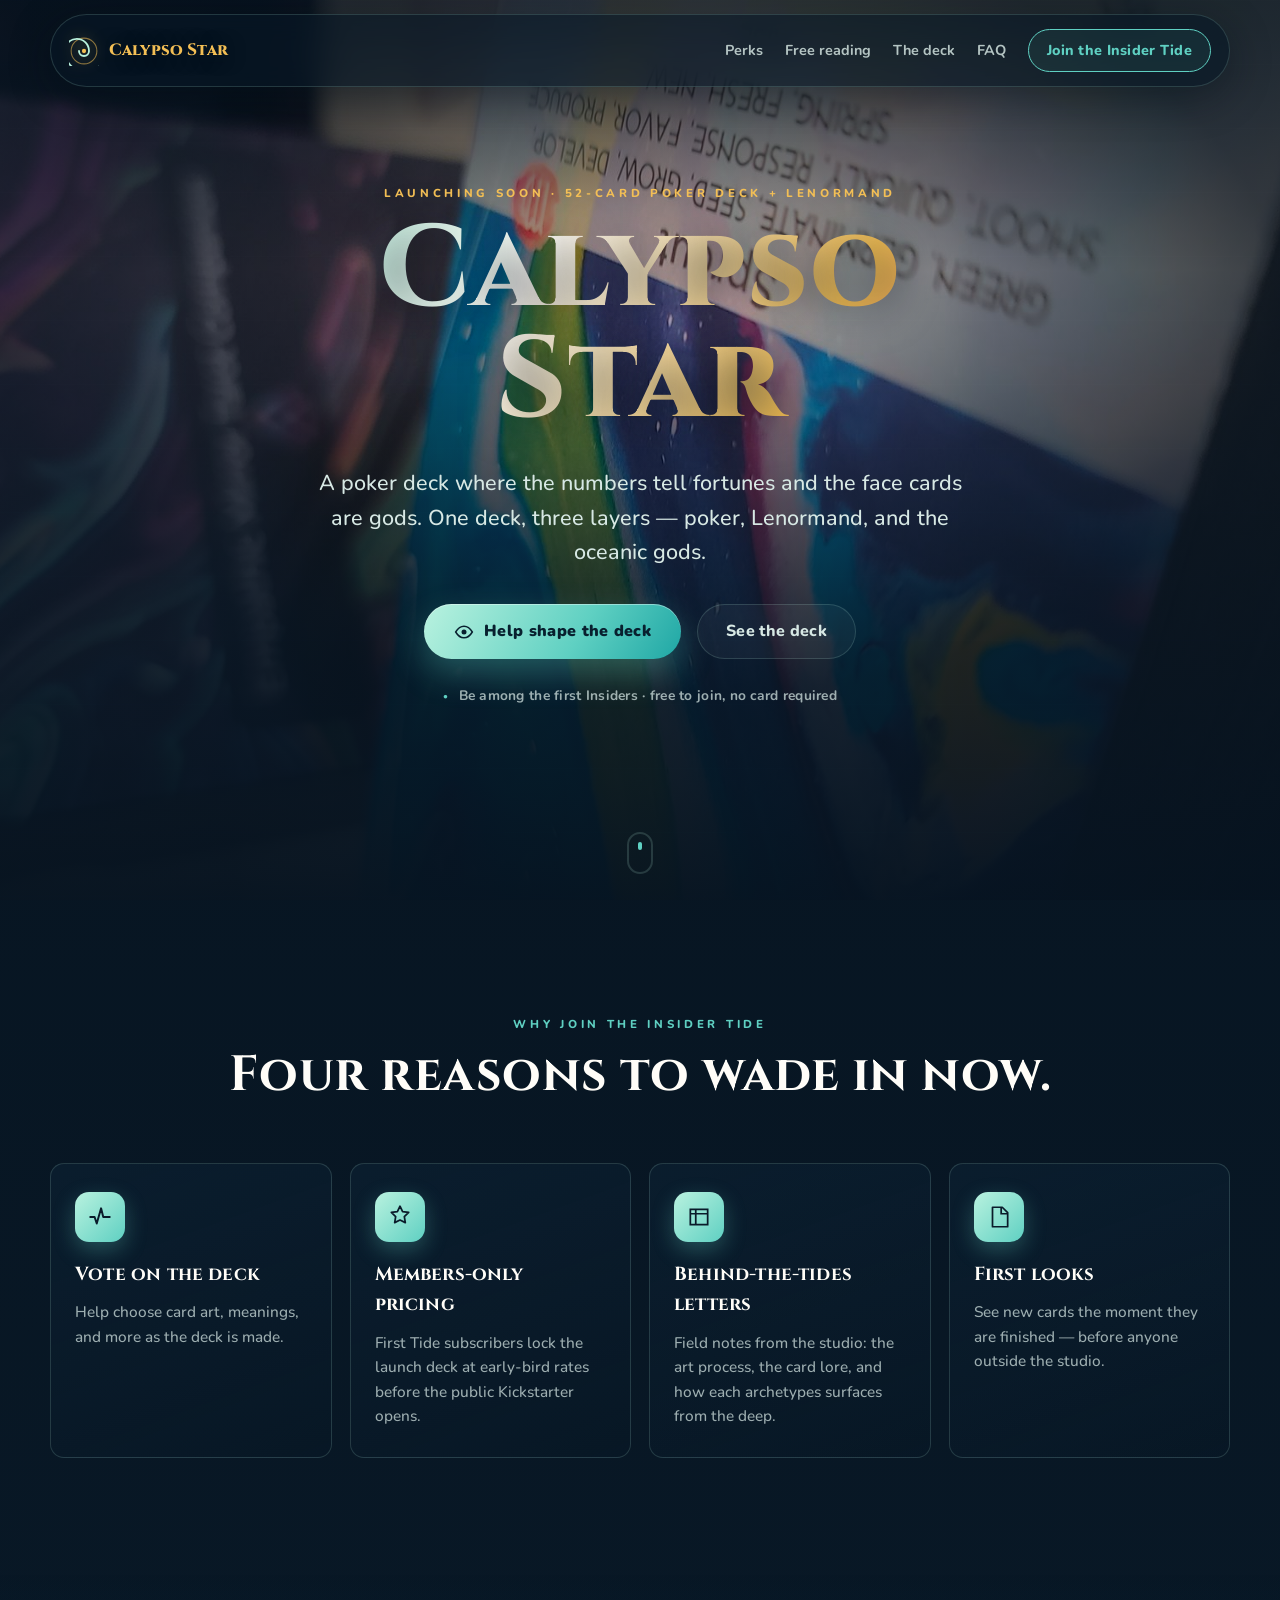
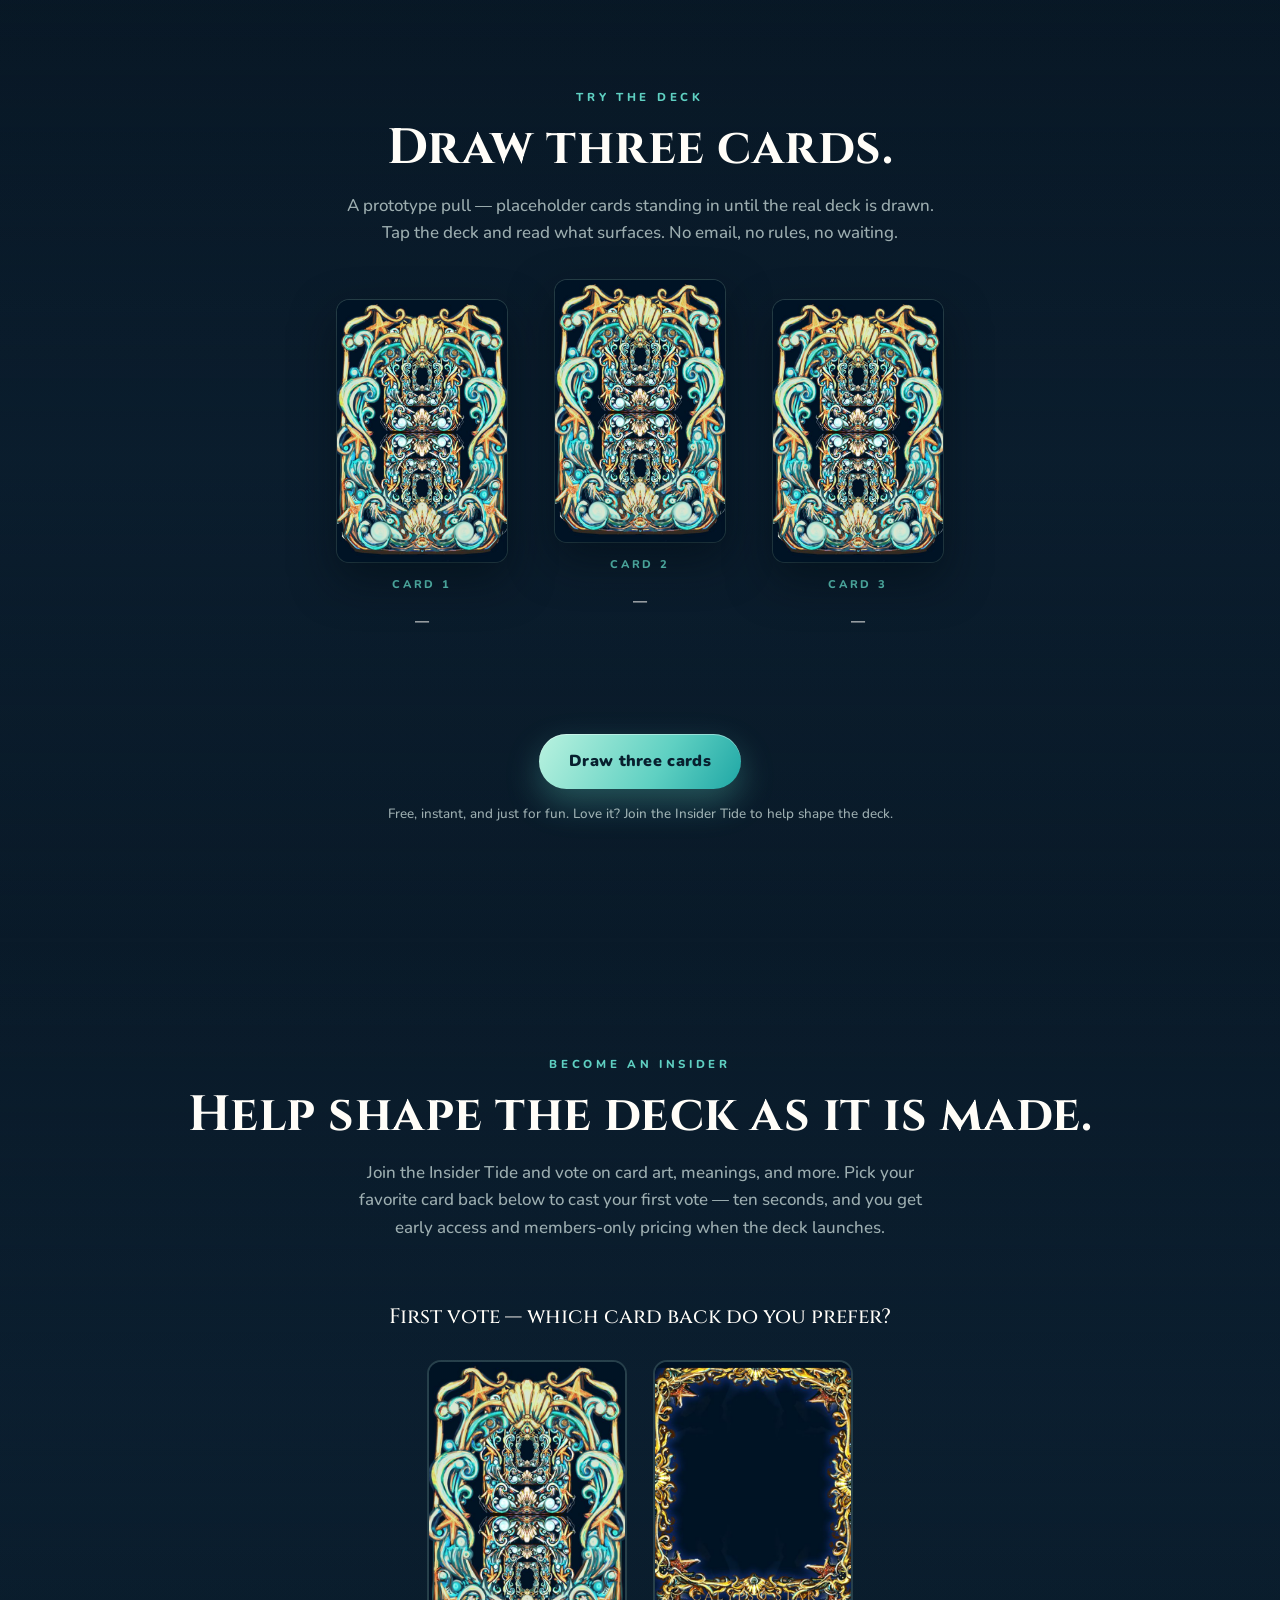
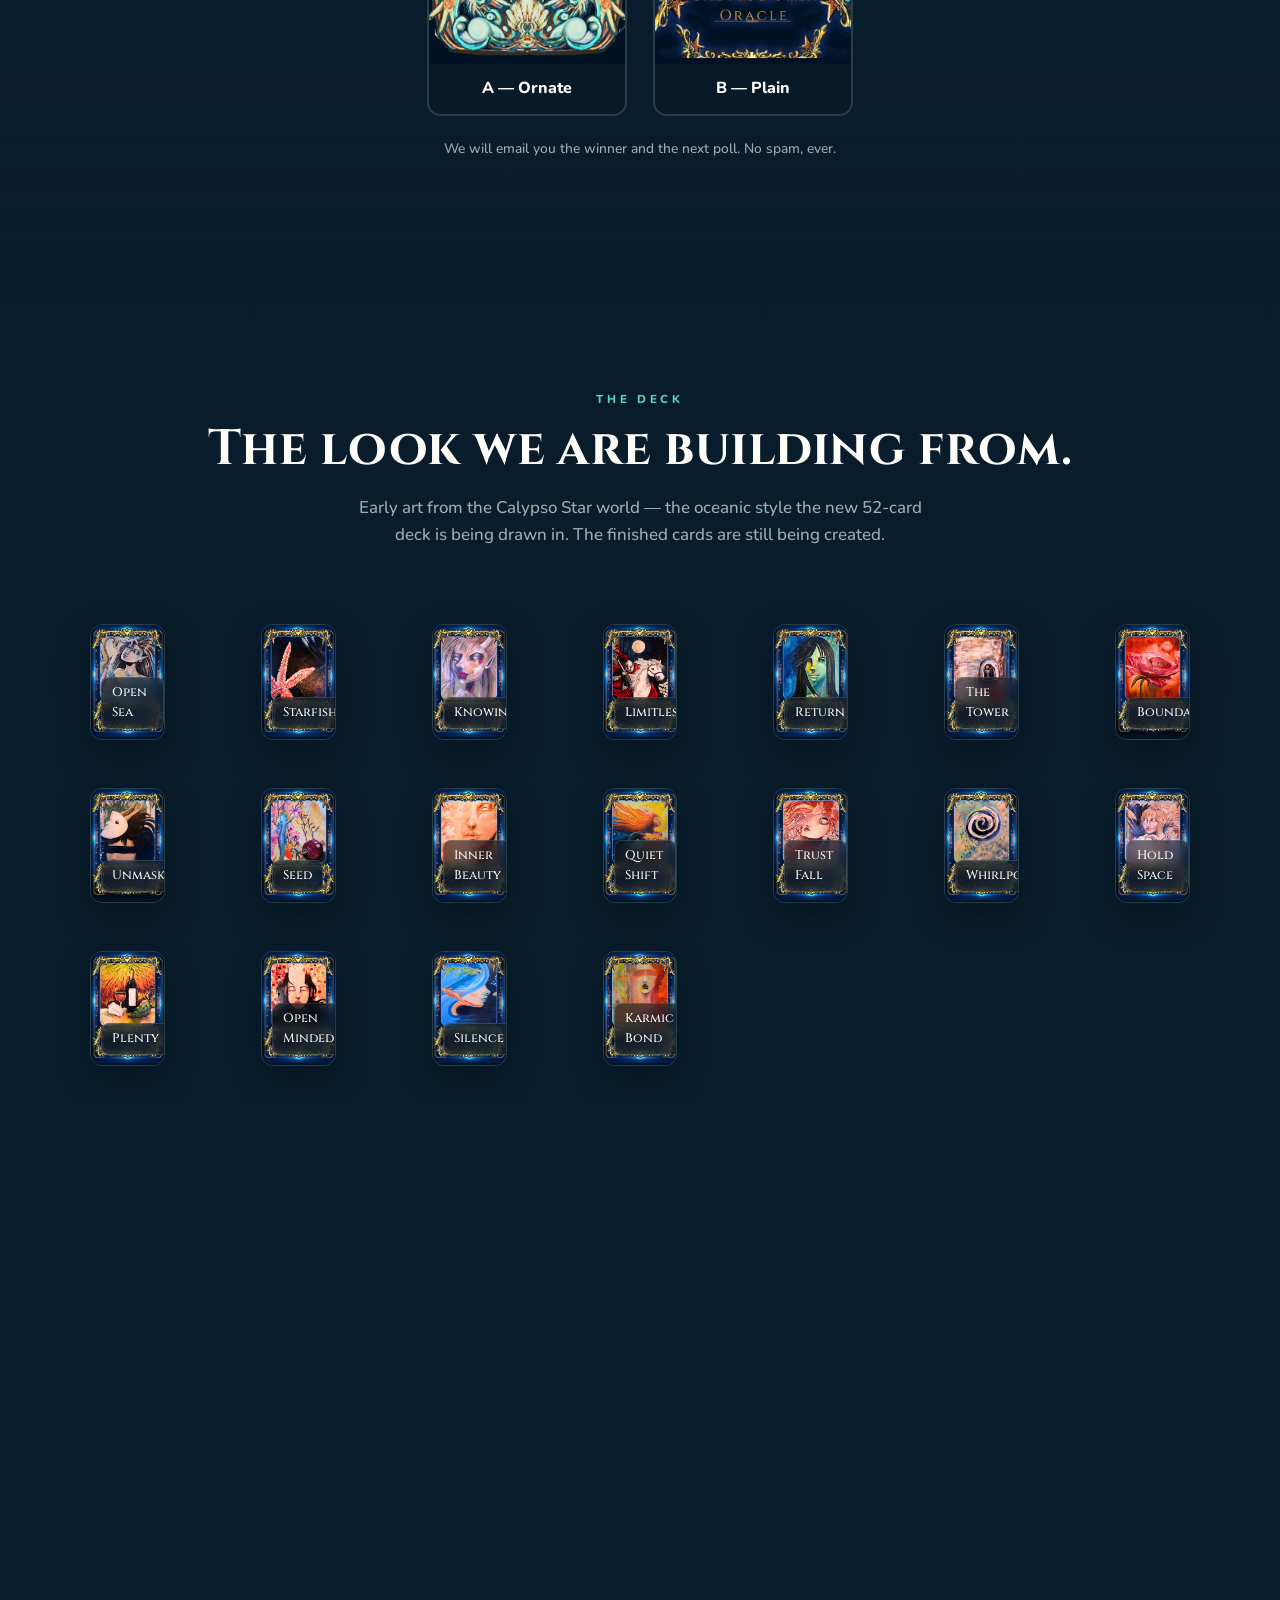
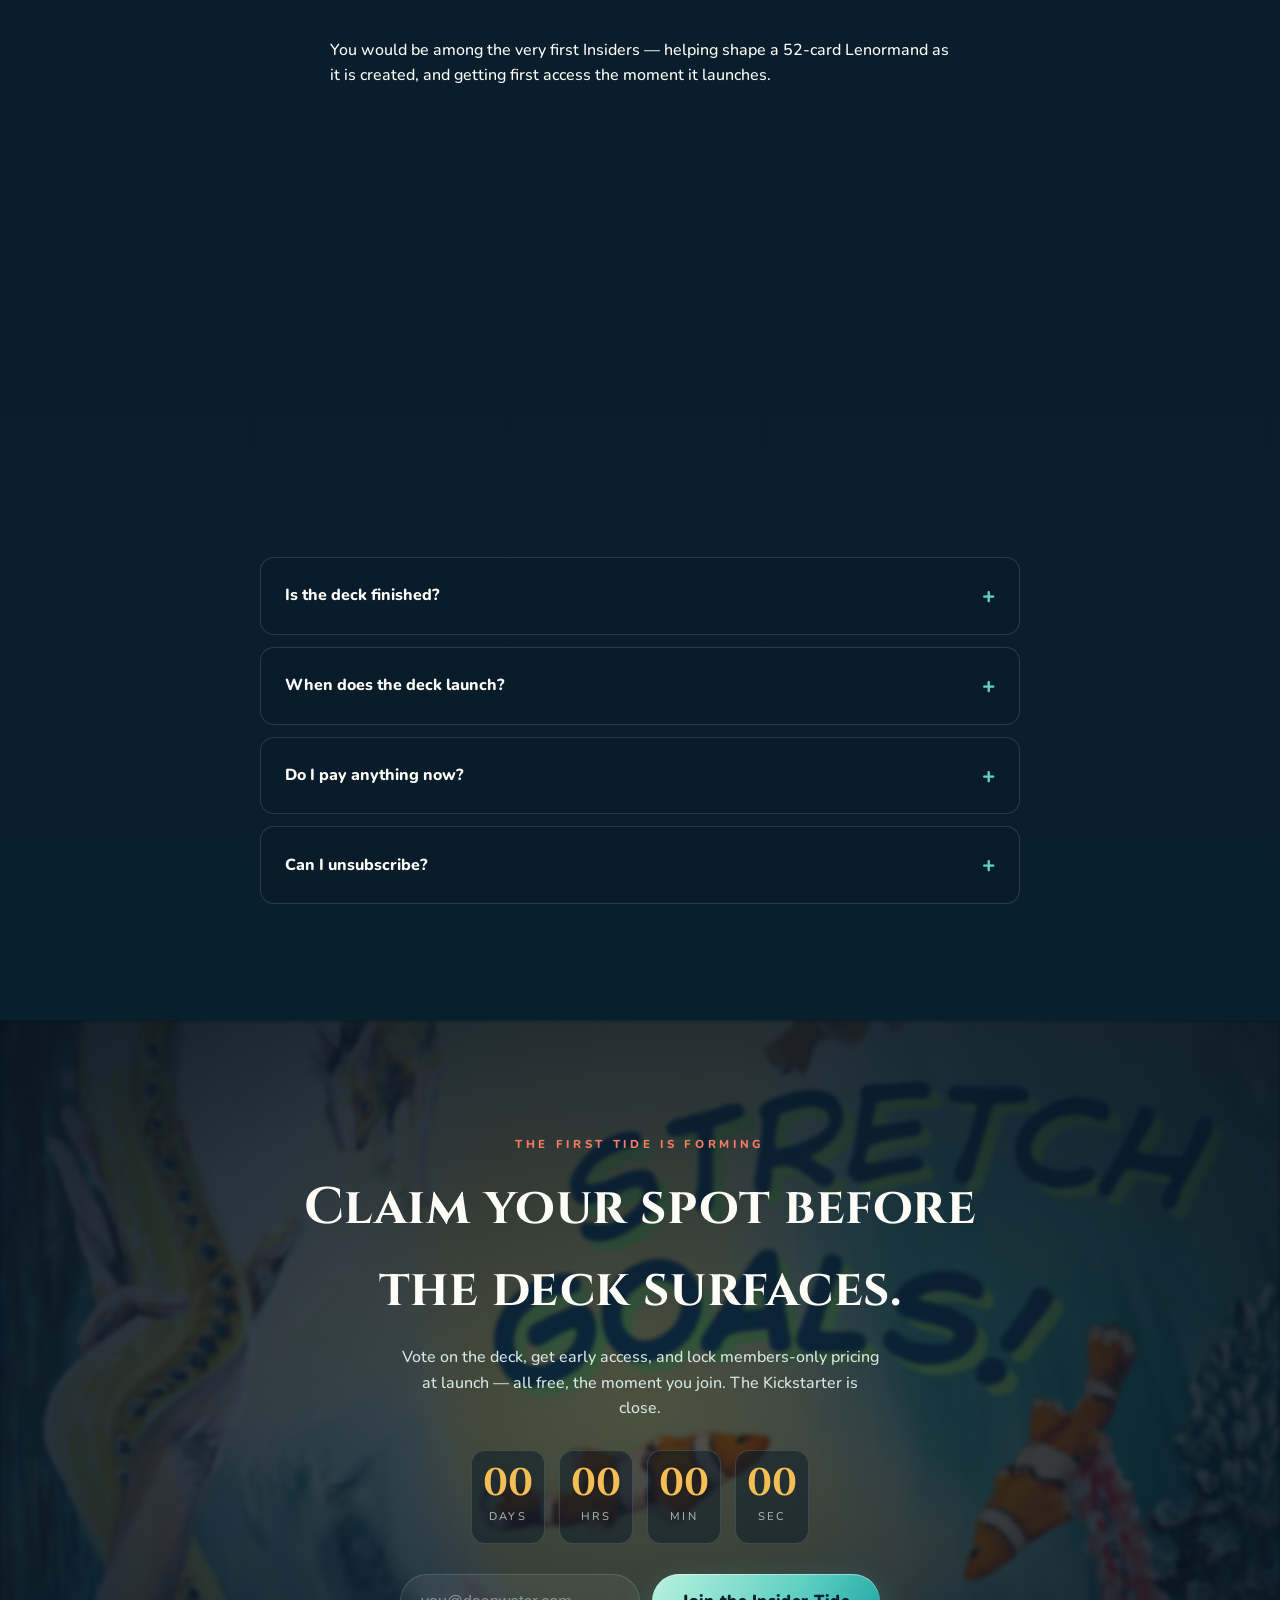
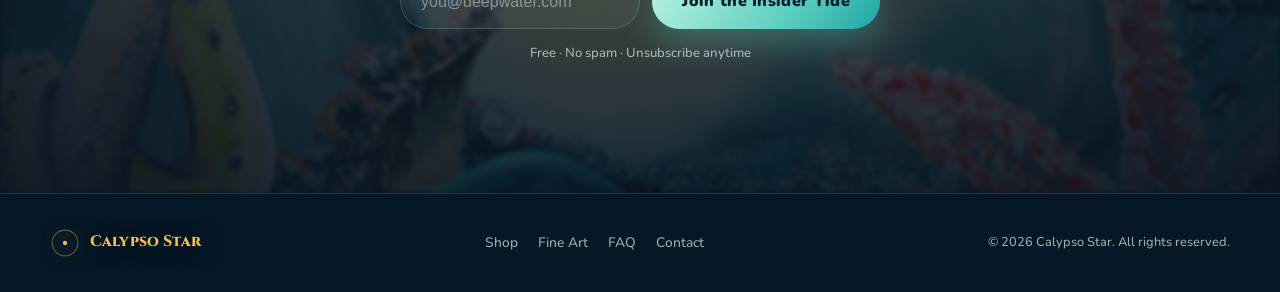
<file: funnel/index.html>
﻿<!DOCTYPE html>
<html lang="en">
<head>
<meta charset="UTF-8" />
<meta name="viewport" content="width=device-width, initial-scale=1.0" />
<title>Calypso Star: 52-Card Lenormand &amp; the Gods — Join the Insider Tide</title>
<meta name="description" content="A poker deck where the numbers tell fortunes and the face cards are gods. Lenormand expanded into a full 52-card deck. Join the Insider Tide to vote on the deck, get early access, and lock members-only pricing." />
<link rel="preconnect" href="https://fonts.googleapis.com" />
<link rel="preconnect" href="https://fonts.gstatic.com" crossorigin />
<link href="https://fonts.googleapis.com/css2?family=Cinzel:wght@500;600;700;800&family=Nunito:wght@400;500;700;800;900&display=swap" rel="stylesheet" />
<link rel="stylesheet" href="funnel.css" />
    <link rel="icon" href="assets/card-back-ornate.jpg" />
    <meta property="og:title" content="Calypso Star: 52-Card Lenormand &amp; the Gods" />
    <meta property="og:description" content="A poker deck where the numbers tell fortunes and the face cards are gods. Join the Insider Tide for early access and members-only pricing." />
    <meta property="og:type" content="website" />
    <meta property="og:image" content="assets/campaign-calypso-centerpiece.jpg" />
    <meta name="twitter:card" content="summary_large_image" />
    <meta name="twitter:title" content="Calypso Star: 52-Card Lenormand &amp; the Gods" />
    <meta name="twitter:description" content="Vote on the deck as it is made. Join the Insider Tide for early access." />
    <meta name="twitter:image" content="assets/campaign-calypso-centerpiece.jpg" />
    <meta name="theme-color" content="#0a1b2a" />
</head>
<body>
<canvas class="sea-canvas" aria-hidden="true"></canvas>

<header class="micro-header" id="top">
  <a class="brand" href="#top">
    <svg class="brand-sigil" viewBox="0 0 42 42" aria-hidden="true">
      <circle cx="21" cy="21" r="18" fill="none" stroke="rgba(243,191,85,.55)" stroke-width="1.5"/>
      <path d="M21 21 m-7 0 a7 7 0 1 0 14 0 a17 17 0 1 0 -34 0 a29 29 0 1 0 58 0" fill="none" stroke="url(#g)" stroke-width="2.6" stroke-linecap="round"/>
      <circle cx="21" cy="21" r="3" fill="#f3bf55"/>
      <defs><linearGradient id="g" x1="6" y1="6" x2="36" y2="36"><stop stop-color="#b9f2df"/><stop offset=".5" stop-color="#f3bf55"/><stop offset="1" stop-color="#f47c64"/></linearGradient></defs>
    </svg>
    Calypso Star
  </a>
  <nav class="micro-nav" aria-label="Funnel navigation">
    <a href="#perks">Perks</a>
    <a href="#reading">Free reading</a>
    <a href="#deck">The deck</a>
    
    <a href="#faq">FAQ</a>
    <button class="ghost-cta" type="button" data-open-modal>Join the Insider Tide</button>
  </nav>
  <button class="menu-toggle" type="button" aria-label="Open menu" aria-expanded="false">
    <span></span><span></span><span></span>
  </button>
</header>

<main>
  <!-- HERO -->
  <section class="hero" aria-labelledby="hero-title">
    <div class="hero-bg" style="background-image:url('assets/campaign-calypso-centerpiece.jpg')"></div>
    <div class="hero-veil"></div>
    <div class="hero-inner reveal">
      <p class="eyebrow">Launching soon · 52-card poker deck + Lenormand</p>
      <h1 id="hero-title">Calypso Star</h1>
      <p class="hero-sub">A poker deck where the numbers tell fortunes and the face cards are gods. One deck, three layers — poker, Lenormand, and the oceanic gods.</p>
      <div class="hero-cta">
        <button class="primary-cta" type="button" data-open-modal>
          <svg viewBox="0 0 24 24" class="ico" aria-hidden="true"><path d="M2 12c3-5 7-7 10-7s7 2 10 7c-3 5-7 7-10 7s-7-2-10-7z" fill="none" stroke="currentColor" stroke-width="1.8"/><circle cx="12" cy="12" r="3" fill="currentColor"/></svg>
          Help shape the deck
        </button>
        <a class="secondary-cta" href="#deck">See the deck</a>
      </div>
      <p class="trust-line"><span class="dot">●</span> Be among the first Insiders · free to join, no card required</p>
    </div>
    <a class="scroll-cue" href="#perks" aria-label="Continue"><span></span></a>
  </section>

  <!-- SELLING PERKS -->
  <section class="perks" id="perks" aria-labelledby="perks-title">
    <div class="section-head reveal">
      <p class="eyebrow">Why join the Insider Tide</p>
      <h2 id="perks-title">Four reasons to wade in now.</h2>
    </div>
    <ul class="perks-grid">
      <li class="perk reveal">
        <span class="perk-ico">
          <svg viewBox="0 0 24 24" aria-hidden="true"><path d="M3 12h4l2 6 4-14 2 8h6" fill="none" stroke="currentColor" stroke-width="1.8" stroke-linecap="round" stroke-linejoin="round"/></svg>
        </span>
        <h3>Vote on the deck</h3>
        <p>Help choose card art, meanings, and more as the deck is made.</p>
      </li>
      <li class="perk reveal">
        <span class="perk-ico">
          <svg viewBox="0 0 24 24" aria-hidden="true"><path d="M12 2l2.4 5 5.6.8-4 3.9.9 5.5L12 14.8 7.1 17.2 8 11.7 4 7.8 9.6 7z" fill="none" stroke="currentColor" stroke-width="1.6" stroke-linejoin="round"/></svg>
        </span>
        <h3>Members-only pricing</h3>
        <p>First Tide subscribers lock the launch deck at early-bird rates before the public Kickstarter opens.</p>
      </li>
      <li class="perk reveal">
        <span class="perk-ico">
          <svg viewBox="0 0 24 24" aria-hidden="true"><path d="M4 5h16v14H4z" fill="none" stroke="currentColor" stroke-width="1.6"/><path d="M4 9h16M9 5v14" fill="none" stroke="currentColor" stroke-width="1.6"/></svg>
        </span>
        <h3>Behind-the-tides letters</h3>
        <p>Field notes from the studio: the art process, the card lore, and how each archetypes surfaces from the deep.</p>
      </li>
      <li class="perk reveal">
        <span class="perk-ico">
          <svg viewBox="0 0 24 24" aria-hidden="true"><path d="M6 3h9l5 5v13H6z" fill="none" stroke="currentColor" stroke-width="1.6" stroke-linejoin="round"/><path d="M14 3v6h6" fill="none" stroke="currentColor" stroke-width="1.6"/></svg>
        </span>
        <h3>First looks</h3>
        <p>See new cards the moment they are finished — before anyone outside the studio.</p>
      </li>
    </ul>
  </section>

  <!-- LEAD MAGNET: GATED READING -->
          <section class="reading" id="draw" aria-labelledby="draw-title">
    <div class="section-head reveal">
      <p class="eyebrow">Try the deck</p>
      <h2 id="draw-title">Draw three cards.</h2>
      <p class="section-lede">A prototype pull — placeholder cards standing in until the real deck is drawn. Tap the deck and read what surfaces. No email, no rules, no waiting.</p>
    </div>
    <div class="reading-stage reveal" id="reading-stage">
      <article class="r-card" data-pos="0" style="--lift:-6px"><button class="r-card-btn" type="button" aria-label="Draw card 1"><span class="r-inner"><img class="r-face r-back" src="assets/card-back-ornate.jpg" alt="" /><img class="r-face r-front" data-front alt="" /></span></button><p class="r-label">Card 1</p><h3 class="r-name" data-name>—</h3><p class="r-msg" data-msg></p></article>
      <article class="r-card" data-pos="1" style="--lift:-26px"><button class="r-card-btn" type="button" aria-label="Draw card 2"><span class="r-inner"><img class="r-face r-back" src="assets/card-back-ornate.jpg" alt="" /><img class="r-face r-front" data-front alt="" /></span></button><p class="r-label">Card 2</p><h3 class="r-name" data-name>—</h3><p class="r-msg" data-msg></p></article>
      <article class="r-card" data-pos="2" style="--lift:-6px"><button class="r-card-btn" type="button" aria-label="Draw card 3"><span class="r-inner"><img class="r-face r-back" src="assets/card-back-ornate.jpg" alt="" /><img class="r-face r-front" data-front alt="" /></span></button><p class="r-label">Card 3</p><h3 class="r-name" data-name>—</h3><p class="r-msg" data-msg></p></article>
    </div>
    <div class="reading-cta reveal" id="reading-cta">
      <button class="primary-cta" type="button" id="draw-cards">Draw three cards</button>
      <p class="reading-note">Free, instant, and just for fun. Love it? <a href="#vote">Join the Insider Tide</a> to help shape the deck.</p>
    </div>
  </section>

  <section class="insider" id="vote" aria-labelledby="vote-title">
    <div class="section-head reveal">
      <p class="eyebrow">Become an insider</p>
      <h2 id="vote-title">Help shape the deck as it is made.</h2>
      <p class="section-lede">Join the Insider Tide and vote on card art, meanings, and more. Pick your favorite card back below to cast your first vote — ten seconds, and you get early access and members-only pricing when the deck launches.</p>
    </div>

    <div class="poll reveal" id="poll">
      <p class="poll-q">First vote — which card back do you prefer?</p>
      <div class="poll-options">
        <button class="poll-opt" data-vote="A - Ornate" type="button" aria-label="Vote for card back A">
          <img src="assets/card-back-ornate.jpg" alt="Card back A, ornate" />
          <span class="poll-label">A — Ornate</span>
        </button>
        <button class="poll-opt" data-vote="B - Plain" type="button" aria-label="Vote for card back B">
          <img src="assets/card-back.jpg" alt="Card back B, plain" />
          <span class="poll-label">B — Plain</span>
        </button>
      </div>
      <p class="poll-note">We will email you the winner and the next poll. No spam, ever.</p>
    </div>
  </section>

  <!-- DECK SHOWCASE -->
  <section class="deck" id="deck" aria-labelledby="deck-title">
    <div class="section-head reveal">
      <p class="eyebrow">The deck</p>
      <h2 id="deck-title">The look we are building from.</h2>
      <p class="section-lede">Early art from the Calypso Star world — the oceanic style the new 52-card deck is being drawn in. The finished cards are still being created.</p>
    </div>
    <div class="deck-grid" id="deck-grid" aria-label="Completed card art"></div>
  </section>

  <!-- SOCIAL PROOF -->
  <section class="proof" aria-labelledby="proof-title">
    <div class="section-head reveal">
      <p class="eyebrow">Why be first</p>
      <h2 id="proof-title">Join before the deck exists.</h2>
    </div>
        <div class="proof-stats reveal">
      <div><b>52</b><span>cards in the deck</span></div>
      <div><b>3</b><span>layers, one deck</span></div>
      <div><b>Free</b><span>to join</span></div>
      <div><b>48h</b><span>early access at launch</span></div>
    </div>
        <p class="lede" style="max-width:62ch;margin:0 auto;">You would be among the very first Insiders — helping shape a 52-card Lenormand as it is created, and getting first access the moment it launches.</p>
  </section>

  <!-- TIERS -->
  <!-- FAQ -->
  <section class="faq" id="faq" aria-labelledby="faq-title">
    <div class="section-head reveal">
      <p class="eyebrow">Before you dive</p>
      <h2 id="faq-title">Questions from the shore.</h2>
    </div>
    <div class="faq-list">
      <details class="faq-item reveal"><summary>Is the 3-card pull really free?</summary><p>Yes — no email, no card. It is a prototype pull with placeholder art, just to feel how a reading will go.</p></details>
      <details class="faq-item reveal"><summary>Is the deck finished?</summary><p>No — it is brand new and being created right now. Joining the Insider Tide lets you watch it take shape and vote on directions as it is made.</p></details>
      <details class="faq-item reveal"><summary>When does the deck launch?</summary><p>We will launch the Kickstarter once the art is far enough along — no fixed date yet. Insiders get the date, early-bird pricing, and 48-hour early access the moment it is set.</p></details>
      <details class="faq-item reveal"><summary>Do I pay anything now?</summary><p>No. Joining the Insider Tide is completely free. You only pledge on Kickstarter when it launches, and only if you choose to.</p></details>
      <details class="faq-item reveal"><summary>Can I unsubscribe?</summary><p>Anytime, one click. We send quiet transmissions — not a firehose.</p></details>
    </div>
  </section>

  <!-- FINAL URGENCY CTA -->
  <section class="final" id="claim" aria-labelledby="final-title">
    <div class="final-bg" style="background-image:url('assets/stretch-goals-world.png')"></div>
    <div class="final-veil"></div>
    <div class="final-inner reveal">
      <p class="eyebrow">The first tide is forming</p>
      <h2 id="final-title">Claim your spot before the deck surfaces.</h2>
      <p class="final-lede">Vote on the deck, get early access, and lock members-only pricing at launch — all free, the moment you join. The Kickstarter is close.</p>
      <div class="countdown" id="countdown" aria-label="Time until launch">
        <div><b data-cd="d">--</b><span>days</span></div>
        <div><b data-cd="h">--</b><span>hrs</span></div>
        <div><b data-cd="m">--</b><span>min</span></div>
        <div><b data-cd="s">--</b><span>sec</span></div>
      </div>
      <form class="inline-capture" id="inline-capture" novalidate>
      <input type="text" name="website" class="hp" tabindex="-1" autocomplete="off" aria-hidden="true" placeholder="Leave empty" />
        <label class="sr-only" for="inline-email">Email address</label>
        <input id="inline-email" name="email" type="email" inputmode="email" placeholder="you@deepwater.com" autocomplete="email" required />
        <button class="primary-cta" type="submit">Join the Insider Tide</button>
      </form>
      <p class="final-note" id="inline-note">Free · No spam · Unsubscribe anytime</p>
    </div>
  </section>
</main>

<footer class="site-footer">
  <div class="footer-inner">
    <span class="brand small">
      <svg class="brand-sigil" viewBox="0 0 42 42" aria-hidden="true"><circle cx="21" cy="21" r="18" fill="none" stroke="rgba(243,191,85,.4)" stroke-width="1.5"/><circle cx="21" cy="21" r="3" fill="#f3bf55"/></svg>
      Calypso Star
    </span>
    <nav aria-label="Footer">
      <a href="https://shop.calypsostar.com">Shop</a>
      <a href="https://shop.calypsostar.com/fine-art/index.html">Fine Art</a>
      <a href="#faq">FAQ</a>
      <a href="mailto:hello@calypsostar.com">Contact</a>
    </nav>
    <p class="copy">© 2026 Calypso Star. All rights reserved.</p>
  </div>
</footer>

<!-- MULTI-STEP OPT-IN MODAL -->
<div class="modal" id="modal" role="dialog" aria-modal="true" aria-labelledby="modal-title" hidden>
  <div class="modal-card" role="document">
    <button class="modal-close" type="button" aria-label="Close" data-close-modal>
      <svg viewBox="0 0 24 24" aria-hidden="true"><path d="M6 6l12 12M18 6L6 18" stroke="currentColor" stroke-width="2" stroke-linecap="round"/></svg>
    </button>

    <div class="modal-deck" aria-hidden="true">
      <img src="assets/card-back-ornate.jpg" alt="" class="md md1"/>
      <img src="assets/card-back-ornate.jpg" alt="" class="md md2"/>
      <img src="assets/card-back-ornate.jpg" alt="" class="md md3"/>
    </div>

    <div class="modal-progress" aria-hidden="true"><span data-step-dot="0"></span><span data-step-dot="1"></span></div>

    <div class="modal-step" data-step="0">
      <p class="eyebrow" id="modal-eyebrow">Join the Insider Tide</p>
      <h2 id="modal-title" class="modal-title">Help shape the deck.</h2>
      <p class="modal-sub" id="modal-sub">Join to vote on card art, meanings, and more — and get early access and members-only pricing when it launches.</p>
      <form class="modal-form" data-modal-form="0" novalidate>
        <input type="text" name="website" class="hp" tabindex="-1" autocomplete="off" aria-hidden="true" placeholder="Leave empty" />
        <label class="field">
          <span class="field-label">Your first name <em>(optional)</em></span>
          <input type="text" name="name" autocomplete="given-name" placeholder="Calypso" />
        </label>
        <label class="field">
          <span class="field-label">Email address</span>
          <input type="email" name="email" inputmode="email" autocomplete="email" placeholder="you@deepwater.com" required />
        </label>
        <label class="consent">
          <input type="checkbox" name="consent" required />
          <span>Add me to the Insider Tide for polls, early access, and launch news. Unsubscribe anytime. See our <a href="privacy.html" target="_blank" rel="noreferrer">privacy policy</a>.</span>
        </label>
        <button class="primary-cta full" type="submit" id="modal-submit">Join the Insider Tide</button>
        <p class="modal-fineprint">We guard your inbox. No spam, ever.</p>
      </form>
    </div>

    <div class="modal-step" data-step="1" hidden aria-live="polite">
      <p class="eyebrow">You are in</p>
      <h2 class="modal-title" id="reveal-greeting">Your vote is recorded.</h2>
      <p class="modal-sub" id="reveal-sub">We will email you the winner and the next poll. Welcome to the Insider Tide.</p>
      <div class="reveal-actions">
        <a class="secondary-cta full" href="#deck" data-close-modal>See the deck →</a>
      </div>
      <p class="modal-fineprint">Early access and members-only pricing are yours when the deck launches.</p>
    </div>
  </div>
  <div class="modal-scrim" data-close-modal></div>
</div>

<script src="funnel.js"></script>
</body>
</html>
</file>
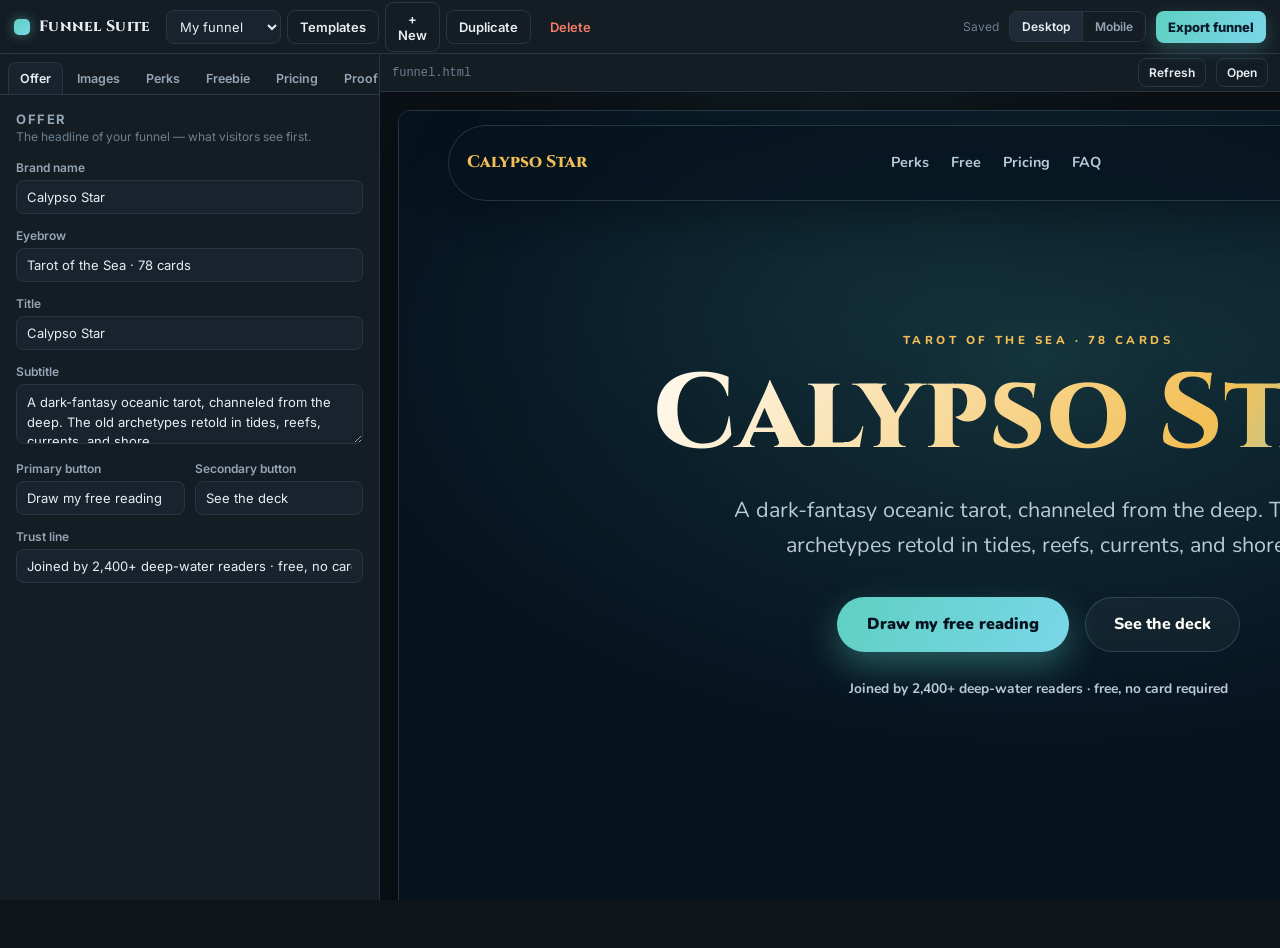
<file: suite/index.html>
﻿<!DOCTYPE html>
<html lang="en">
<head>
<meta charset="UTF-8" />
<meta name="viewport" content="width=device-width, initial-scale=1.0" />
<title>Funnel Suite — build &amp; ship a funnel</title>
<link rel="preconnect" href="https://fonts.googleapis.com" />
<link rel="preconnect" href="https://fonts.gstatic.com" crossorigin />
<link href="https://fonts.googleapis.com/css2?family=Inter:wght@400;500;600;700;800&family=Cinzel:wght@600;700;800&display=swap" rel="stylesheet" />
<link rel="stylesheet" href="app.css" />
</head>
<body>
<header class="topbar">
  <div class="brand-block">
    <span class="logo-dot"></span>
    <span class="logo-name">Funnel Suite</span>
  </div>

  <div class="project-switch">
    <label class="sr-only" for="project-select">Project</label>
    <select id="project-select" title="Project"></select>
    <button class="btn ghost" id="templates-btn" type="button" title="Start from a template">Templates</button><button class="btn ghost" id="new-project" type="button" title="New funnel">+ New</button>
    <button class="btn ghost" id="dup-project" type="button" title="Duplicate">Duplicate</button>
    <button class="btn ghost danger" id="del-project" type="button" title="Delete">Delete</button>
  </div>

  <div class="topbar-right">
    <span id="save-status" class="save-status">Saved</span>
    <div class="device-toggle" role="group" aria-label="Preview width">
      <button class="seg active" data-device="desktop" type="button" title="Desktop">Desktop</button>
      <button class="seg" data-device="mobile" type="button" title="Mobile">Mobile</button>
    </div>
    <button class="btn primary" id="export-btn" type="button">Export funnel</button>
  </div>
</header>

<main class="workspace">
  <aside class="editor" id="editor" aria-label="Funnel editor">
    <nav class="tabs" id="tabs" role="tablist"></nav>
    <div class="panels" id="panels"></div>
  </aside>

  <section class="preview-col" aria-label="Live preview">
    <div class="preview-bar">
      <span class="preview-url" id="preview-url">funnel.html</span>
      <button class="btn ghost sm" id="refresh-preview" type="button" title="Refresh preview">Refresh</button>
      <button class="btn ghost sm" id="open-preview" type="button" title="Open preview in new tab">Open</button>
    </div>
    <div class="preview-stage" id="preview-stage">
      <iframe id="preview" class="desktop" title="Funnel preview" sandbox="allow-scripts allow-same-origin allow-popups allow-forms"></iframe>
    </div>
  </section>
</main>

<input type="file" id="file-input" hidden accept="image/*" />
<div class="toast" id="toast" role="status" aria-live="polite" hidden></div>
<div class="suite-modal" id="templates-modal" hidden>
  <div class="suite-modal-card">
    <button class="sm-close" id="tpl-close" type="button" aria-label="Close">✕</button>
    <h2>Start from a template</h2>
    <p>Pick a starting point — you can edit everything after. This creates a new project.</p>
    <div class="tpl-grid" id="tpl-grid"></div>
  </div>
  <div class="sm-scrim" id="tpl-scrim"></div>
</div>
<script src="app.js"></script>
</body>
</html>
</file>
<file: funnel/funnel.css>
﻿:root{
  --ink:#061320;
  --deep:#0a1b2a;
  --deep-2:#0d2336;
  --reef:#1fa7a5;
  --teal:#5fd0c2;
  --foam:#d7e8e4;
  --foam-bright:#b9f2df;
  --gold:#f3bf55;
  --coral:#e07a5f;
  --coral-bright:#f47c64;
  --linen:#f7ead3;
  --white:#fffdf8;
  --muted:rgba(215,232,228,.72);
  --line:rgba(185,242,223,.16);
  --shadow:0 24px 70px rgba(2,12,20,.42);
  --max:1180px;
  --radius:14px;
}
*{box-sizing:border-box}
html{scroll-behavior:smooth}
body{
  margin:0;min-height:100vh;color:var(--white);
  font-family:"Nunito",sans-serif;font-weight:500;
  background:linear-gradient(180deg,#06131f 0%,#0a1b2a 40%,#08202f 100%);
  overflow-x:hidden;line-height:1.6;
}
body::before{
  content:"";position:fixed;inset:0;z-index:-2;
  background:
    radial-gradient(60% 50% at 18% 8%,rgba(95,208,194,.16),transparent 60%),
    radial-gradient(50% 45% at 86% 22%,rgba(224,122,95,.14),transparent 60%),
    radial-gradient(70% 60% at 50% 110%,rgba(31,167,165,.16),transparent 60%);
  pointer-events:none;
}
body::after{
  content:"";position:fixed;inset:0;z-index:6;
  background-image:
    linear-gradient(rgba(255,255,255,.035) 1px,transparent 1px),
    linear-gradient(90deg,rgba(255,255,255,.025) 1px,transparent 1px);
  background-size:64px 64px;mix-blend-mode:soft-light;opacity:.3;pointer-events:none;
}
a{color:inherit;text-decoration:none}
button{font:inherit;cursor:pointer}
img{display:block;max-width:100%}
h1,h2,h3,.brand{font-family:"Cinzel",serif;letter-spacing:.01em}
.sr-only{position:absolute;width:1px;height:1px;overflow:hidden;clip:rect(0 0 0 0)}
.sea-canvas{position:fixed;inset:0;z-index:0;width:100%;height:100%;pointer-events:none;opacity:.5}

/* layout helpers */
.wrap{width:min(100% - 48px,var(--max));margin-inline:auto}
section{position:relative;z-index:2;padding:clamp(64px,9vw,120px) 0}
.section-head{width:min(100% - 48px,var(--max));margin:0 auto clamp(36px,5vw,60px);text-align:center}
.eyebrow{
  text-transform:uppercase;letter-spacing:.32em;font-size:.72rem;font-weight:800;
  color:var(--teal);margin:0 0 14px;
}
.section-head h2{font-size:clamp(1.9rem,4.4vw,3.1rem);line-height:1.12;margin:0 0 16px;font-weight:700}
.section-lede{max-width:60ch;margin:0 auto;color:var(--muted);font-size:1.06rem}

/* reveal-on-scroll */
.reveal{opacity:0;transform:translateY(26px);transition:opacity .8s cubic-bezier(.2,.7,.2,1),transform .8s cubic-bezier(.2,.7,.2,1)}
.reveal.in{opacity:1;transform:none}

/* header */
.micro-header{
  position:fixed;top:0;left:50%;transform:translateX(-50%);
  width:min(100% - 24px,var(--max));z-index:40;
  display:flex;align-items:center;justify-content:space-between;gap:18px;
  padding:14px 18px;margin-top:14px;
  border:1px solid var(--line);border-radius:999px;
  background:rgba(8,24,38,.62);backdrop-filter:blur(14px);
  box-shadow:0 10px 40px rgba(2,12,20,.4);transition:background .3s,box-shadow .3s;
}
.micro-header.scrolled{background:rgba(8,24,38,.86);box-shadow:0 12px 48px rgba(2,12,20,.55)}
.brand{display:inline-flex;align-items:center;gap:10px;color:var(--gold);font-size:1.02rem;font-weight:800;text-shadow:0 2px 18px rgba(0,0,0,.5)}
.brand-sigil{width:30px;height:30px;flex:0 0 auto;filter:drop-shadow(0 0 8px rgba(243,191,85,.4))}
.brand.small{font-size:.95rem}
.micro-nav{display:flex;align-items:center;gap:22px;font-size:.9rem;font-weight:700;color:var(--foam)}
.micro-nav a{opacity:.82;transition:opacity .2s,color .2s}
.micro-nav a:hover{opacity:1;color:var(--teal)}
.ghost-cta{
  border:1px solid var(--teal);color:var(--teal);background:rgba(95,208,194,.08);
  padding:9px 18px;border-radius:999px;font-weight:800;letter-spacing:.02em;
  transition:background .2s,box-shadow .2s,transform .15s;
}
.ghost-cta:hover{background:rgba(95,208,194,.18);box-shadow:0 0 22px rgba(95,208,194,.35)}
.menu-toggle{display:none;flex-direction:column;gap:5px;padding:8px;background:none;border:none}
.menu-toggle span{width:22px;height:2px;background:var(--foam);border-radius:2px;transition:transform .3s,opacity .2s}

/* buttons */
.primary-cta{
  display:inline-flex;align-items:center;justify-content:center;gap:10px;
  font-family:"Nunito",sans-serif;font-weight:900;letter-spacing:.02em;
  color:#08202f;background:linear-gradient(120deg,var(--foam-bright),var(--teal) 60%,var(--reef));
  padding:15px 30px;border:none;border-radius:999px;font-size:1rem;
  box-shadow:0 14px 34px rgba(95,208,194,.32),inset 0 1px 0 rgba(255,255,255,.4);
  transition:transform .15s,box-shadow .25s,filter .2s;
}
.primary-cta:hover{transform:translateY(-2px);box-shadow:0 20px 44px rgba(95,208,194,.42)}
.primary-cta:active{transform:translateY(0)}
.primary-cta.full{width:100%}
.primary-cta .ico{width:20px;height:20px}
.secondary-cta{
  display:inline-flex;align-items:center;justify-content:center;gap:10px;
  font-weight:800;letter-spacing:.02em;color:var(--foam);
  border:1px solid var(--line);background:rgba(255,255,255,.04);
  padding:14px 28px;border-radius:999px;font-size:1rem;transition:background .2s,border-color .2s;
}
.secondary-cta:hover{background:rgba(255,255,255,.1);border-color:var(--teal);color:var(--white)}
.secondary-cta.full{width:100%}

/* HERO */
.hero{min-height:100svh;display:flex;align-items:center;text-align:center;padding-top:120px;overflow:hidden}
.hero-bg{position:absolute;inset:0;background-size:cover;background-position:center;filter:saturate(1.05) contrast(1.05);transform:scale(1.06)}
.hero-veil{position:absolute;inset:0;background:
  radial-gradient(70% 60% at 50% 35%,rgba(8,24,38,.15),rgba(6,19,32,.78) 72%),
  linear-gradient(180deg,rgba(6,19,32,.55) 0%,transparent 30%,rgba(6,19,32,.92) 100%)}
.hero-inner{position:relative;z-index:2;width:min(100% - 48px,820px);margin:0 auto}
.hero .eyebrow{color:var(--gold)}
.hero h1{font-size:clamp(3.2rem,11vw,7.2rem);line-height:.96;margin:.1em 0 .25em;font-weight:800;
  text-shadow:0 6px 40px rgba(2,12,20,.6);
  background:linear-gradient(120deg,var(--foam-bright) 8%,var(--white) 35%,var(--gold) 70%,var(--coral-bright));
  -webkit-background-clip:text;background-clip:text;color:transparent}
.hero-sub{font-size:clamp(1.05rem,2.4vw,1.35rem);color:var(--foam);max-width:52ch;margin:0 auto 34px}
.hero-cta{display:flex;gap:16px;justify-content:center;flex-wrap:wrap;margin-bottom:26px}
.trust-line{font-size:.86rem;color:var(--muted);font-weight:700;letter-spacing:.02em}
.trust-line .dot{color:var(--teal);font-size:.6em;vertical-align:middle;margin-right:6px;animation:pulse 2s infinite}
@keyframes pulse{0%,100%{opacity:.4}50%{opacity:1}}
.scroll-cue{position:absolute;bottom:26px;left:50%;transform:translateX(-50%);z-index:2;width:26px;height:42px;border:2px solid var(--line);border-radius:14px;display:flex;justify-content:center;padding-top:8px}
.scroll-cue span{width:4px;height:8px;background:var(--teal);border-radius:4px;animation:cue 1.8s infinite}
@keyframes cue{0%{transform:translateY(0);opacity:1}70%{transform:translateY(12px);opacity:0}100%{opacity:0}}

/* perks */
.perks-grid{list-style:none;margin:0;padding:0;width:min(100% - 48px,var(--max));margin-inline:auto;
  display:grid;grid-template-columns:repeat(4,1fr);gap:18px}
.perk{border:1px solid var(--line);border-radius:var(--radius);padding:28px 24px;
  background:linear-gradient(160deg,rgba(13,35,54,.55),rgba(8,24,38,.4));transition:transform .25s,box-shadow .25s,border-color .25s}
.perk:hover{transform:translateY(-6px);border-color:rgba(95,208,194,.4);box-shadow:0 22px 50px rgba(2,12,20,.4)}
.perk-ico{display:grid;place-items:center;width:50px;height:50px;border-radius:14px;margin-bottom:18px;
  color:var(--deep);background:linear-gradient(135deg,var(--foam-bright),var(--teal));box-shadow:0 8px 22px rgba(95,208,194,.3)}
.perk-ico svg{width:26px;height:26px}
.perk h3{font-size:1.18rem;margin:0 0 10px;color:var(--white)}
.perk p{margin:0;color:var(--muted);font-size:.96rem}

/* reading */
.reading{background:linear-gradient(180deg,transparent,rgba(13,35,54,.4),transparent)}
.reading-stage{display:flex;justify-content:center;align-items:flex-end;gap:clamp(14px,4vw,48px);flex-wrap:wrap;margin-bottom:40px}
.r-card{display:flex;flex-direction:column;align-items:center;gap:14px;max-width:230px;transform:translateY(var(--lift,0))}
.r-card-btn{padding:0;border:none;background:none}
.r-inner{position:relative;width:170px;height:262px;perspective:900px;display:block;transform-style:preserve-3d}
.r-face{position:absolute;inset:0;width:100%;height:100%;border-radius:12px;object-fit:cover;
  box-shadow:0 18px 44px rgba(2,12,20,.55),0 0 0 1px rgba(185,242,223,.18);backface-visibility:hidden}
.r-front{transform:rotateY(180deg)}
.r-card.flipped .r-inner{transform:rotateY(180deg)}
.r-inner{transition:transform 1s cubic-bezier(.2,.8,.2,1)}
.r-back{filter:saturate(1.05)}
.r-label{text-transform:uppercase;letter-spacing:.26em;font-size:.7rem;color:var(--teal);font-weight:800;margin:0}
.r-name{font-size:1.1rem;margin:0;color:var(--white)}
.r-msg{font-size:.9rem;color:var(--muted);text-align:center;margin:0;max-width:30ch;min-height:2.6em}
.reading-cta{text-align:center}
.reading-note{font-size:.84rem;color:var(--muted);margin:14px 0 0}

/* deck */
.deck-grid{width:min(100% - 48px,var(--max));margin-inline:auto;display:grid;
  grid-template-columns:repeat(auto-fill,minmax(150px,1fr));gap:16px}
.deck-card{position:relative;border-radius:12px;overflow:hidden;border:1px solid var(--line);
  aspect-ratio:170/262;box-shadow:0 14px 34px rgba(2,12,20,.4);transition:transform .3s,box-shadow .3s}
.deck-card img{width:100%;height:100%;object-fit:cover;transition:transform .5s}
.deck-card:hover{transform:translateY(-6px) scale(1.01);box-shadow:0 22px 50px rgba(2,12,20,.5)}
.deck-card:hover img{transform:scale(1.06)}
.deck-card .deck-tag{position:absolute;left:10px;bottom:10px;font-family:"Cinzel",serif;font-size:.78rem;
  color:var(--white);background:rgba(6,19,32,.55);backdrop-filter:blur(6px);
  padding:5px 10px;border-radius:8px;border:1px solid var(--line)}

/* proof */
.proof-stats{width:min(100% - 48px,var(--max));margin:0 auto 40px;display:grid;grid-template-columns:repeat(4,1fr);gap:18px;text-align:center}
.proof-stats div{border:1px solid var(--line);border-radius:var(--radius);padding:24px 12px;background:rgba(8,24,38,.4)}
.proof-stats b{display:block;font-family:"Cinzel",serif;font-size:clamp(1.6rem,4vw,2.4rem);color:var(--gold)}
.proof-stats span{font-size:.82rem;color:var(--muted);letter-spacing:.04em}
.quotes{width:min(100% - 48px,var(--max));margin-inline:auto;display:grid;grid-template-columns:repeat(3,1fr);gap:18px}
.quote{margin:0;border:1px solid var(--line);border-radius:var(--radius);padding:26px 24px;
  background:linear-gradient(160deg,rgba(13,35,54,.5),rgba(8,24,38,.35))}
.quote blockquote{margin:0 0 16px;font-size:1.05rem;color:var(--foam);font-style:italic;line-height:1.55}
.quote figcaption{display:flex;align-items:center;gap:12px;font-weight:800;font-size:.9rem;color:var(--white)}
.avatar{display:grid;place-items:center;width:36px;height:36px;border-radius:999px;flex:0 0 auto;
  background:linear-gradient(135deg,var(--coral),var(--gold));color:var(--deep);font-family:"Cinzel",serif}

/* tiers */
.tier-grid{width:min(100% - 48px,var(--max));margin-inline:auto;display:grid;grid-template-columns:repeat(3,1fr);gap:20px;align-items:stretch}
.tier{position:relative;border:1px solid var(--line);border-radius:18px;padding:30px 26px;
  background:linear-gradient(165deg,rgba(13,35,54,.55),rgba(8,24,38,.4));display:flex;flex-direction:column}
.tier-featured{border-color:var(--teal);box-shadow:0 0 0 1px var(--teal),0 26px 60px rgba(95,208,194,.22);
  background:linear-gradient(165deg,rgba(20,52,74,.7),rgba(8,24,38,.45));transform:scale(1.03)}
.tier-badge{position:absolute;top:-13px;left:50%;transform:translateX(-50%);background:linear-gradient(120deg,var(--foam-bright),var(--teal));color:var(--deep);
  font-weight:900;font-size:.72rem;letter-spacing:.14em;text-transform:uppercase;padding:6px 14px;border-radius:999px;white-space:nowrap;box-shadow:0 8px 20px rgba(95,208,194,.4)}
.tier h3{font-size:1.4rem;margin:0 0 8px;color:var(--white)}
.tier-price{margin:0 0 4px;display:flex;align-items:baseline;gap:10px}
.tier-price .strike{color:var(--muted);text-decoration:line-through;font-size:1rem}
.tier-price b{font-family:"Cinzel",serif;font-size:2.1rem;color:var(--gold)}
.tier-sub{margin:0 0 18px;font-size:.82rem;color:var(--teal);font-weight:800;letter-spacing:.04em}
.tier ul{list-style:none;margin:0 0 24px;padding:0;display:grid;gap:10px}
.tier li{position:relative;padding-left:28px;color:var(--foam);font-size:.95rem}
.tier li::before{content:"";position:absolute;left:0;top:.5em;width:14px;height:14px;border-radius:999px;
  background:radial-gradient(circle at 35% 30%,var(--foam-bright),var(--teal));box-shadow:0 0 10px rgba(95,208,194,.5)}
.tier-cta{margin-top:auto;border:1px solid var(--teal);background:rgba(95,208,194,.08);color:var(--teal);
  padding:13px;border-radius:999px;font-weight:800;transition:background .2s,transform .15s}
.tier-cta:hover{background:rgba(95,208,194,.2);transform:translateY(-2px)}
.tier-featured .tier-cta{background:linear-gradient(120deg,var(--foam-bright),var(--teal));color:var(--deep);border:none}
.tier-note{text-align:center;color:var(--muted);font-size:.86rem;margin-top:22px}

/* faq */
.faq-list{width:min(100% - 48px,760px);margin-inline:auto;display:grid;gap:12px}
.faq-item{border:1px solid var(--line);border-radius:var(--radius);background:rgba(8,24,38,.42);overflow:hidden}
.faq-item summary{cursor:pointer;list-style:none;padding:20px 24px;font-weight:800;color:var(--white);
  display:flex;justify-content:space-between;align-items:center;gap:14px}
.faq-item summary::-webkit-details-marker{display:none}
.faq-item summary::after{content:"+";font-size:1.4rem;color:var(--teal);transition:transform .3s}
.faq-item[open] summary::after{transform:rotate(45deg)}
.faq-item p{margin:0;padding:0 24px 22px;color:var(--muted)}

/* final */
.final{position:relative;overflow:hidden;text-align:center}
.final-bg{position:absolute;inset:0;background-size:cover;background-position:center;filter:blur(2px) saturate(1.1) brightness(.7)}
.final-veil{position:absolute;inset:0;background:radial-gradient(70% 70% at 50% 50%,rgba(8,24,38,.55),rgba(6,19,32,.92))}
.final-inner{position:relative;z-index:2;width:min(100% - 48px,680px);margin:0 auto}
.final .eyebrow{color:var(--coral-bright)}
.final-inner h2{font-size:clamp(2rem,5vw,3.2rem);margin:0 0 14px}
.final-lede{color:var(--foam);margin:0 auto 28px;max-width:48ch}
.countdown{display:flex;justify-content:center;gap:14px;margin-bottom:30px}
.countdown div{min-width:74px;border:1px solid var(--line);border-radius:14px;padding:14px 8px;background:rgba(8,24,38,.5)}
.countdown b{display:block;font-family:"Cinzel",serif;font-size:clamp(1.6rem,5vw,2.4rem);color:var(--gold);line-height:1}
.countdown span{font-size:.7rem;text-transform:uppercase;letter-spacing:.2em;color:var(--muted)}
.inline-capture{display:flex;gap:12px;justify-content:center;max-width:480px;margin:0 auto;flex-wrap:wrap}
.inline-capture input{flex:1;min-width:200px;background:rgba(255,255,255,.06);border:1px solid var(--line);
  color:var(--white);padding:15px 20px;border-radius:999px;font-size:1rem;outline:none;transition:border-color .2s,box-shadow .2s}
.inline-capture input::placeholder{color:rgba(215,232,228,.5)}
.inline-capture input:focus{border-color:var(--teal);box-shadow:0 0 0 3px rgba(95,208,194,.18)}
.final-note{margin-top:14px;font-size:.82rem;color:var(--muted)}
.final-note.ok{color:var(--foam-bright);font-weight:800}

/* footer */
.site-footer{position:relative;z-index:2;border-top:1px solid var(--line);padding:34px 0;background:rgba(6,19,32,.6)}
.footer-inner{width:min(100% - 48px,var(--max));margin-inline:auto;display:flex;align-items:center;justify-content:space-between;gap:18px;flex-wrap:wrap}
.footer-inner nav{display:flex;gap:20px;font-size:.86rem;color:var(--muted)}
.footer-inner nav a:hover{color:var(--teal)}
.copy{margin:0;font-size:.8rem;color:var(--muted)}

/* MODAL */
.modal{position:fixed;inset:0;z-index:80;display:grid;place-items:center;padding:20px}
.modal[hidden]{display:none}
.modal-scrim{position:absolute;inset:0;background:rgba(3,10,18,.74);backdrop-filter:blur(8px);animation:fade .35s}
.modal-card{position:relative;z-index:2;width:min(100%,440px);max-height:92svh;overflow:auto;
  border:1px solid var(--line);border-radius:22px;padding:34px 30px 30px;
  background:linear-gradient(170deg,rgba(16,42,62,.96),rgba(8,24,38,.98));
  box-shadow:0 30px 80px rgba(2,12,20,.6);animation:rise .4s cubic-bezier(.2,.8,.2,1)}
@keyframes fade{from{opacity:0}to{opacity:1}}
@keyframes rise{from{opacity:0;transform:translateY(24px) scale(.97)}to{opacity:1;transform:none}}
.modal-close{position:absolute;top:14px;right:14px;width:38px;height:38px;border-radius:999px;
  border:1px solid var(--line);background:rgba(255,255,255,.06);color:var(--foam);display:grid;place-items:center;transition:background .2s}
.modal-close:hover{background:rgba(255,255,255,.14)}
.modal-close svg{width:18px;height:18px}
.modal-deck{position:relative;height:64px;margin-bottom:8px}
.modal-deck img{position:absolute;left:50%;width:42px;height:64px;border-radius:6px;box-shadow:0 8px 20px rgba(2,12,20,.5);object-fit:cover}
.md1{transform:translateX(calc(-50% - 22px)) rotate(-7deg)}
.md2{transform:translateX(-50%) rotate(0);z-index:2}
.md3{transform:translateX(calc(-50% + 22px)) rotate(7deg)}
.modal-progress{display:flex;gap:8px;justify-content:center;margin:6px 0 22px}
.modal-progress span{width:28px;height:4px;border-radius:4px;background:rgba(255,255,255,.16);transition:background .3s}
.modal-progress span.active{background:linear-gradient(90deg,var(--foam-bright),var(--teal))}
.modal-title{font-size:1.55rem;margin:0 0 10px;line-height:1.18}
.modal-sub{color:var(--muted);margin:0 0 22px;font-size:.96rem}
.modal-step .eyebrow{margin-bottom:8px}
.modal-form{display:grid;gap:16px}
.field{display:block;border:none;padding:0;margin:0}
.field-label{display:block;font-weight:800;font-size:.84rem;color:var(--foam);margin-bottom:8px}
.field-label em{color:var(--muted);font-style:normal;font-weight:600}
.modal-form input[type=text],.modal-form input[type=email]{
  width:100%;background:rgba(255,255,255,.06);border:1px solid var(--line);color:var(--white);
  padding:13px 16px;border-radius:12px;font-size:1rem;outline:none;transition:border-color .2s,box-shadow .2s}
.modal-form input::placeholder{color:rgba(215,232,228,.45)}
.modal-form input:focus{border-color:var(--teal);box-shadow:0 0 0 3px rgba(95,208,194,.16)}
.chip-row{display:grid;grid-template-columns:repeat(2,1fr);gap:10px}
.chip{position:relative;cursor:pointer}
.chip input{position:absolute;opacity:0;inset:0}
.chip span{display:block;text-align:center;padding:12px;border:1px solid var(--line);border-radius:12px;
  color:var(--foam);font-weight:800;font-size:.9rem;transition:all .2s}
.chip input:checked + span{border-color:var(--teal);background:rgba(95,208,194,.14);color:var(--white)}
.chip input:focus-visible + span{box-shadow:0 0 0 3px rgba(95,208,194,.2)}
.consent{display:flex;gap:11px;align-items:flex-start;font-size:.84rem;color:var(--muted)}
.consent input{margin-top:3px;accent-color:var(--teal);width:18px;height:18px;flex:0 0 auto}
.modal-fineprint{text-align:center;font-size:.78rem;color:var(--muted);margin:16px 0 0}
.reveal-cards{display:grid;grid-template-columns:repeat(3,1fr);gap:10px;margin:6px 0 22px}
.reveal-cards figure{margin:0;text-align:center}
.reveal-cards img{width:100%;aspect-ratio:170/262;object-fit:cover;border-radius:10px;border:1px solid var(--line);box-shadow:0 10px 24px rgba(2,12,20,.5)}
.reveal-cards figcaption{font-family:"Cinzel",serif;font-size:.8rem;color:var(--gold);margin-top:8px}
.reveal-cards p{font-size:.72rem;color:var(--muted);margin:4px 0 0;line-height:1.4}
.reveal-actions{display:grid;gap:10px}

/* responsive */
@media (max-width:900px){
  .perks-grid{grid-template-columns:repeat(2,1fr)}
  .quotes{grid-template-columns:1fr}
  .proof-stats{grid-template-columns:repeat(2,1fr)}
  .tier-grid{grid-template-columns:1fr;max-width:420px;margin-inline:auto}
  .tier-featured{transform:none}
}
@media (max-width:720px){
  .micro-nav{position:fixed;top:84px;left:50%;transform:translateX(-50%) translateY(-12px);
    width:min(100% - 28px,var(--max));flex-direction:column;align-items:flex-start;gap:14px;
    padding:18px 22px;border-radius:20px;background:rgba(8,24,38,.97);border:1px solid var(--line);
    box-shadow:var(--shadow);opacity:0;pointer-events:none;transition:opacity .25s,transform .25s}
  .micro-nav.open{opacity:1;pointer-events:auto;transform:translateX(-50%) translateY(0)}
  .menu-toggle{display:flex}
  .hero{min-height:92svh}
  .r-card{--lift:0!important}
  .deck-grid{grid-template-columns:repeat(auto-fill,minmax(120px,1fr))}
}
@media (max-width:560px){
  .perks-grid{grid-template-columns:1fr}
  .countdown div{min-width:60px;padding:12px 4px}
  .inline-capture{flex-direction:column}
  .inline-capture .primary-cta{width:100%}
}

/* honeypot (spam trap) + a11y polish */
.hp{position:absolute!important;left:-10000px!important;top:auto;width:1px!important;height:1px!important;opacity:0!important;pointer-events:none;border:0!important;background:none!important}
:focus-visible{outline:2px solid var(--teal);outline-offset:3px;border-radius:6px}
.consent a{color:var(--teal);text-decoration:underline}
.modal-form input:not(.hp):focus-visible,.inline-capture input:focus-visible{outline-offset:1px}

/* insider poll */
.insider{background:linear-gradient(180deg,transparent,rgba(13,35,54,.4),transparent)}
.poll{max-width:760px;margin:0 auto;text-align:center}
.poll-q{font-family:"Cinzel",serif;font-size:1.3rem;color:var(--white);margin:0 0 26px}
.poll-options{display:flex;gap:26px;justify-content:center;flex-wrap:wrap}
.poll-opt{background:none;border:2px solid var(--line);border-radius:14px;overflow:hidden;cursor:pointer;padding:0;transition:border-color .2s,transform .2s,box-shadow .2s;width:200px}
.poll-opt:hover{border-color:var(--teal);transform:translateY(-4px);box-shadow:0 18px 40px rgba(2,12,20,.5)}
.poll-opt img{width:100%;aspect-ratio:170/262;object-fit:cover;display:block}
.poll-label{display:block;padding:12px;font-weight:800;color:var(--white);background:rgba(8,24,38,.6)}
.poll-opt.voted{border-color:var(--teal);box-shadow:0 0 0 2px var(--teal)}
.poll-note{margin:22px 0 0;font-size:.86rem;color:var(--muted)}
@media(max-width:560px){.poll-opt{width:150px}.poll-options{gap:16px}}
</file>
<file: suite/app.css>
﻿:root{
  --bg:#0e1419; --panel:#141c24; --panel-2:#19232d; --panel-3:#1f2c38;
  --line:#283644; --line-2:#324453;
  --text:#e8eef2; --muted:#94a6b5; --muted-2:#6c8090;
  --accent:#5fd0c2; --accent-2:#7ad6e8; --accent-ink:#0a1b2a;
  --danger:#f47c64; --gold:#f3bf55;
  --radius:10px; --radius-sm:8px;
  --topbar-h:54px;
  --editor-w:380px;
  font-family:"Inter",system-ui,sans-serif;
}
*{box-sizing:border-box}
html,body{margin:0;height:100%;background:var(--bg);color:var(--text);font-size:14px;overflow:hidden}
.sr-only{position:absolute;width:1px;height:1px;overflow:hidden;clip:rect(0 0 0 0)}
button{font:inherit;cursor:pointer}
input,select,textarea{font:inherit;color:var(--text)}
a{color:var(--accent);text-decoration:none}
::placeholder{color:var(--muted-2)}
.topbar{height:var(--topbar-h);display:flex;align-items:center;gap:16px;padding:0 14px;background:var(--panel);border-bottom:1px solid var(--line);position:relative;z-index:20}
.brand-block{display:flex;align-items:center;gap:9px;font-weight:800;letter-spacing:.02em;white-space:nowrap}
.logo-dot{width:16px;height:16px;border-radius:5px;background:linear-gradient(135deg,var(--accent),var(--accent-2));box-shadow:0 0 12px rgba(95,208,194,.5)}
.logo-name{font-family:"Cinzel",serif;font-size:15px}
.project-switch{display:flex;align-items:center;gap:6px;margin-right:auto}
#project-select{background:var(--panel-2);border:1px solid var(--line);border-radius:var(--radius-sm);padding:7px 9px;max-width:200px}
#project-select:hover{border-color:var(--line-2)}
.topbar-right{display:flex;align-items:center;gap:10px}
.save-status{font-size:12px;color:var(--muted-2);min-width:54px;text-align:right}
.save-status.dirty{color:var(--gold)}
.save-status.saving{color:var(--accent-2)}
.btn{border:1px solid var(--line);background:var(--panel-2);color:var(--text);border-radius:var(--radius-sm);padding:8px 12px;font-weight:600;font-size:13px;transition:background .15s,border-color .15s,transform .08s}
.btn:hover{background:var(--panel-3);border-color:var(--line-2)}
.btn:active{transform:translateY(1px)}
.btn.ghost{background:transparent}
.btn.ghost:hover{background:var(--panel-2)}
.btn.sm{padding:6px 10px;font-size:12px}
.btn.danger{color:var(--danger);border-color:transparent}
.btn.danger:hover{background:rgba(244,124,100,.12);border-color:rgba(244,124,100,.4)}
.btn.primary{background:linear-gradient(120deg,var(--accent),var(--accent-2));color:var(--accent-ink);border:none;font-weight:800;box-shadow:0 6px 18px rgba(95,208,194,.28)}
.btn.primary:hover{filter:brightness(1.06)}
.device-toggle{display:inline-flex;border:1px solid var(--line);border-radius:var(--radius-sm);overflow:hidden}
.device-toggle .seg{background:transparent;border:none;color:var(--muted);padding:7px 12px;font-weight:600;font-size:12px}
.device-toggle .seg+.seg{border-left:1px solid var(--line)}
.device-toggle .seg.active{background:var(--panel-3);color:var(--text)}
.workspace{display:grid;grid-template-columns:var(--editor-w) 1fr;height:calc(100vh - var(--topbar-h))}
.editor{background:var(--panel);border-right:1px solid var(--line);display:flex;flex-direction:column;min-width:0;overflow:hidden}
.tabs{display:flex;gap:2px;padding:8px 8px 0;background:var(--panel);border-bottom:1px solid var(--line);overflow-x:auto;scrollbar-width:thin}
.tab{flex:0 0 auto;border:1px solid transparent;background:transparent;color:var(--muted);padding:8px 11px;border-radius:8px 8px 0 0;font-weight:600;font-size:12.5px;white-space:nowrap;border-bottom:none}
.tab:hover{color:var(--text)}
.tab.active{background:var(--panel-2);color:var(--text);border-color:var(--line)}
.panels{flex:1;overflow-y:auto;padding:16px 16px 60px}
.panel[hidden]{display:none}
.panel-head{margin:0 0 4px}
.panel-head h2{font-size:13px;text-transform:uppercase;letter-spacing:.12em;color:var(--muted);margin:0 0 2px}
.panel-head p{margin:0 0 16px;font-size:12px;color:var(--muted-2)}
.field{margin-bottom:14px}
.field-label{display:block;font-size:12px;font-weight:600;color:var(--muted);margin-bottom:5px}
.field-label .hint{color:var(--muted-2);font-weight:400}
input[type=text],input[type=email],input[type=url],input[type=date],input[type=number],textarea,select{width:100%;background:var(--panel-2);border:1px solid var(--line);border-radius:var(--radius-sm);padding:8px 10px;font-size:13px;outline:none;transition:border-color .15s,box-shadow .15s}
textarea{resize:vertical;min-height:60px;line-height:1.5}
input:focus,textarea:focus,select:focus{border-color:var(--accent);box-shadow:0 0 0 3px rgba(95,208,194,.14)}
.row{display:grid;gap:10px}
.row.r2{grid-template-columns:1fr 1fr}
.row.r3{grid-template-columns:1fr 1fr 1fr}
.rep{border:1px solid var(--line);border-radius:var(--radius);background:var(--panel-2);margin-bottom:12px;overflow:hidden}
.rep-item{padding:12px;border-bottom:1px solid var(--line)}
.rep-item:last-child{border-bottom:none}
.rep-head{display:flex;align-items:center;justify-content:space-between;gap:8px;margin-bottom:10px}
.rep-head .rep-title{font-weight:700;font-size:13px;color:var(--text);overflow:hidden;text-overflow:ellipsis;white-space:nowrap}
.rep-actions{display:flex;gap:4px;flex:0 0 auto}
.icon-btn{border:1px solid var(--line);background:var(--panel-3);color:var(--muted);width:28px;height:28px;border-radius:7px;display:grid;place-items:center;transition:background .15s,color .15s}
.icon-btn:hover{color:var(--text);background:var(--line)}
.icon-btn.danger:hover{color:var(--danger);border-color:rgba(244,124,100,.4)}
.icon-btn svg{width:15px;height:15px}
.rep-add{display:flex;justify-content:center;padding:4px 0 0}
.rep-add button{border:1px dashed var(--line-2);background:transparent;color:var(--muted);padding:8px 14px;border-radius:8px;font-weight:600;font-size:12.5px;width:100%}
.rep-add button:hover{color:var(--text);border-color:var(--accent);background:rgba(95,208,194,.06)}
.chip-row{display:flex;flex-wrap:wrap;gap:8px}
.chip{border:1px solid var(--line);background:var(--panel-2);border-radius:8px;padding:7px 11px;font-size:12.5px;font-weight:600;color:var(--muted);cursor:pointer;transition:all .15s}
.chip:hover{color:var(--text);border-color:var(--line-2)}
.chip.active{border-color:var(--accent);background:rgba(95,208,194,.12);color:var(--text)}
.icon-grid{display:grid;grid-template-columns:repeat(6,1fr);gap:8px}
.icon-opt{border:1px solid var(--line);background:var(--panel-2);border-radius:8px;aspect-ratio:1;display:grid;place-items:center;color:var(--muted);transition:all .15s}
.icon-opt:hover{color:var(--text);border-color:var(--line-2)}
.icon-opt.active{border-color:var(--accent);background:rgba(95,208,194,.12);color:var(--accent)}
.icon-opt svg{width:20px;height:20px}
.theme-grid{display:grid;grid-template-columns:repeat(2,1fr);gap:10px}
.theme-card{border:1px solid var(--line);border-radius:var(--radius);overflow:hidden;cursor:pointer;transition:border-color .15s,transform .1s}
.theme-card:hover{transform:translateY(-2px)}
.theme-card.active{border-color:var(--accent);box-shadow:0 0 0 1px var(--accent)}
.theme-swatch{height:54px;display:flex;align-items:flex-end;padding:8px;gap:5px}
.theme-swatch i{width:16px;height:16px;border-radius:5px;display:block}
.theme-name{padding:7px 9px;font-size:12px;font-weight:700;background:var(--panel-2)}
.color-row{display:flex;align-items:center;gap:10px}
.color-row input[type=color]{width:42px;height:32px;border:1px solid var(--line);border-radius:7px;background:none;padding:2px;cursor:pointer}
.asset-bar{display:flex;gap:8px;margin-bottom:14px}
.asset-bar .btn{flex:1}
.asset-grid{display:grid;grid-template-columns:repeat(3,1fr);gap:8px}
.asset-tile{position:relative;border:1px solid var(--line);border-radius:8px;aspect-ratio:1;overflow:hidden;background:var(--panel-3);cursor:pointer;transition:border-color .15s}
.asset-tile img{width:100%;height:100%;object-fit:cover}
.asset-tile:hover{border-color:var(--accent)}
.asset-tile .del{position:absolute;top:3px;right:3px;background:rgba(8,12,16,.7);border:1px solid var(--line)}
.asset-tile .name{position:absolute;left:0;right:0;bottom:0;font-size:10px;color:var(--text);background:rgba(8,12,16,.7);padding:2px 4px;white-space:nowrap;overflow:hidden;text-overflow:ellipsis}
.asset-empty{border:1px dashed var(--line);border-radius:8px;padding:18px;text-align:center;color:var(--muted-2);font-size:12.5px}
.asset-sel-label{font-size:12px;color:var(--muted);margin:10px 0 6px}
.asset-sel{display:grid;grid-template-columns:repeat(4,1fr);gap:6px}
.asset-sel .opt{border:1px solid var(--line);border-radius:6px;aspect-ratio:1;overflow:hidden;background:var(--panel-3);cursor:pointer}
.asset-sel .opt img{width:100%;height:100%;object-fit:cover}
.asset-sel .opt.active{border-color:var(--accent);box-shadow:0 0 0 1px var(--accent)}
.asset-sel .opt.none{display:grid;place-items:center;color:var(--muted-2);font-size:10px}
.divider{height:1px;background:var(--line);margin:18px 0}
.preview-col{display:flex;flex-direction:column;min-width:0;background:#0b1116}
.preview-bar{height:38px;display:flex;align-items:center;gap:10px;padding:0 12px;background:var(--panel);border-bottom:1px solid var(--line)}
.preview-url{font-size:12px;color:var(--muted-2);font-family:ui-monospace,monospace;margin-right:auto}
.preview-stage{flex:1;overflow:auto;display:grid;place-items:start center;padding:18px;background:radial-gradient(60% 50% at 50% 0%,rgba(95,208,194,.05),transparent 60%),#0b1116}
#preview{border:1px solid var(--line);border-radius:12px;background:#000;box-shadow:0 20px 60px rgba(0,0,0,.5);transition:width .25s,height .25s}
#preview.desktop{width:1280px;height:820px}
#preview.mobile{width:390px;height:780px}
.toast{position:fixed;bottom:22px;left:50%;transform:translateX(-50%) translateY(20px);background:var(--panel-3);border:1px solid var(--line-2);color:var(--text);padding:11px 18px;border-radius:10px;font-size:13px;font-weight:600;box-shadow:0 14px 40px rgba(0,0,0,.5);opacity:0;transition:opacity .25s,transform .25s;z-index:60}
.toast.show{opacity:1;transform:translateX(-50%) translateY(0)}
*::-webkit-scrollbar{width:10px;height:10px}
*::-webkit-scrollbar-thumb{background:var(--line);border-radius:6px}
*::-webkit-scrollbar-thumb:hover{background:var(--line-2)}
*::-webkit-scrollbar-track{background:transparent}
/* suite modal + templates */
.suite-modal{position:fixed;inset:0;z-index:90;display:grid;place-items:center;padding:20px}
.suite-modal[hidden]{display:none}
.sm-scrim{position:absolute;inset:0;background:rgba(3,8,12,.7);backdrop-filter:blur(6px);animation:fade .3s}
.suite-modal-card{position:relative;z-index:2;width:min(100%,680px);max-height:88svh;overflow:auto;background:var(--panel);border:1px solid var(--line);border-radius:16px;padding:28px 26px;box-shadow:0 30px 80px rgba(0,0,0,.5);animation:rise .3s}
.suite-modal-card h2{margin:0 0 4px;font-size:18px}
.suite-modal-card p{margin:0 0 20px;color:var(--muted);font-size:13px}
.sm-close{position:absolute;top:14px;right:14px;width:32px;height:32px;border-radius:8px;border:1px solid var(--line);background:var(--panel-2);color:var(--muted)}
.sm-close:hover{color:var(--text);background:var(--panel-3)}
.tpl-grid{display:grid;grid-template-columns:repeat(2,1fr);gap:14px}
.tpl-card{border:1px solid var(--line);border-radius:12px;overflow:hidden;cursor:pointer;transition:border-color .15s,transform .12s;background:var(--panel-2)}
.tpl-card:hover{transform:translateY(-2px);border-color:var(--accent)}
.tpl-preview{height:96px;display:flex;align-items:flex-end;padding:12px;gap:6px;position:relative}
.tpl-preview i{width:18px;height:18px;border-radius:5px;display:block}
.tpl-preview .tpl-name{position:absolute;left:12px;top:10px;font-family:"Cinzel",serif;color:#fff;font-size:14px;text-shadow:0 2px 8px rgba(0,0,0,.6)}
.tpl-body{padding:12px 14px}
.tpl-body h3{margin:0 0 4px;font-size:14px}
.tpl-body p{margin:0;font-size:12px;color:var(--muted)}
@keyframes fade{from{opacity:0}to{opacity:1}}
@keyframes rise{from{opacity:0;transform:translateY(18px)}to{opacity:1;transform:none}}
</file>
